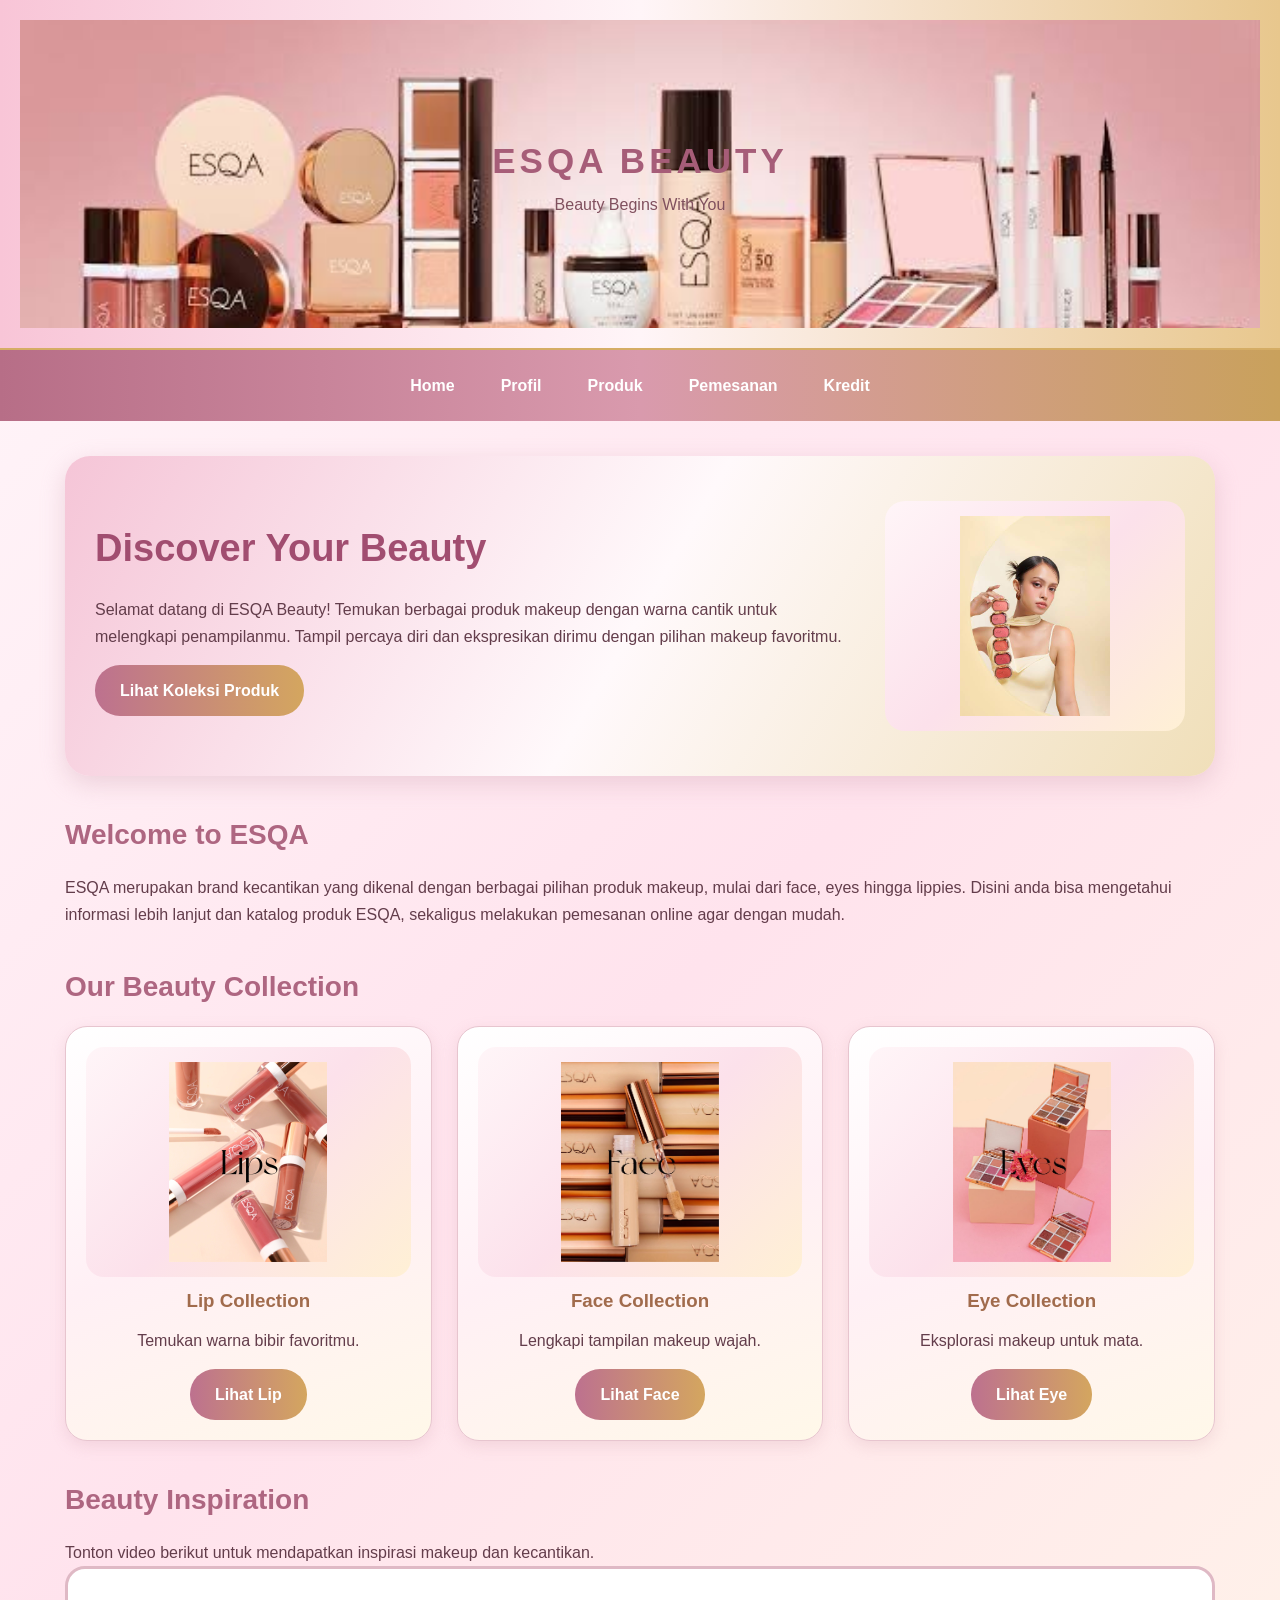
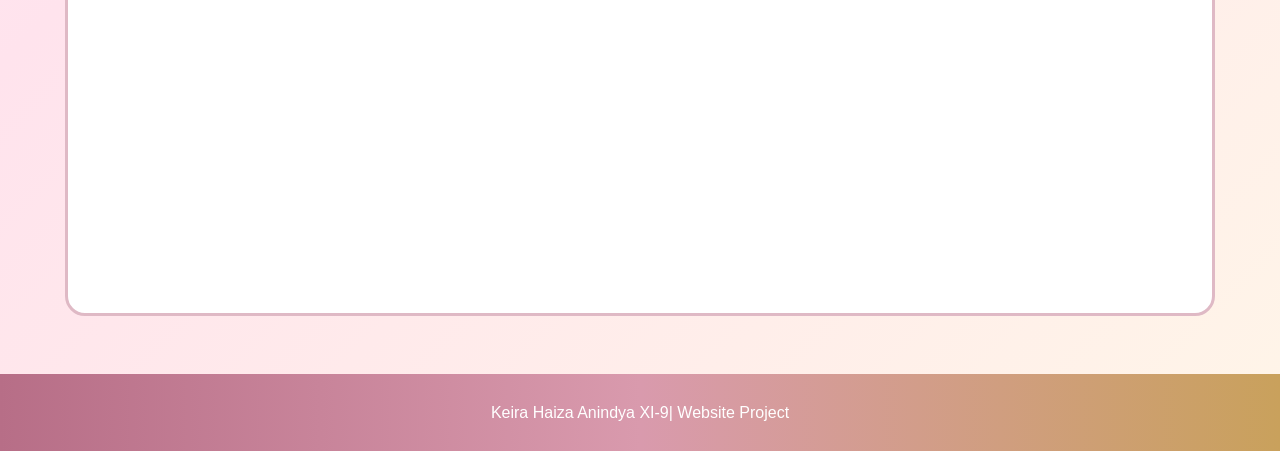
<file: index.html>
<!DOCTYPE html>
<html lang="id">
<head>
    <meta charset="UTF-8">
    <meta name="viewport" content="width=device-width, initial-scale=1.0">
    <title>ESQA Beauty | Home</title>
    <link rel="stylesheet" href="style.css">
</head>
<body>

<header class="header-banner">
    <img src="img/hheader.jpg" alt="ESQA Beauty Header">
    <div class="header-text">
        <h1>ESQA BEAUTY</h1>
        <p>Beauty Begins With You </p>
    </div>

</header>
<nav>
    <a href="index.html">Home</a>
    <a href="profil.html">Profil</a>
    <a href="produk.html">Produk</a>
    <a href="pemesanan.html">Pemesanan</a>
    <a href="kredit.html">Kredit</a>
</nav>

<div class="container">

    <section class="hero">
        <div class="hero-text">
            <h2>Discover Your Beauty</h2>
            <p>
                Selamat datang di ESQA Beauty!
                Temukan berbagai produk makeup dengan
                warna cantik untuk melengkapi penampilanmu.
                Tampil percaya diri dan ekspresikan dirimu
                dengan pilihan makeup favoritmu.
            </p>
            <a href="produk.html" class="btn">
                Lihat Koleksi Produk
            </a>
        </div>

        <img class="product-img"
        src="img/esqa.jpg"
        alt="ESQA Beauty Makeup">
    </section>

    <section>
        <h2>Welcome to ESQA</h2>
        <p>
            ESQA merupakan brand kecantikan yang dikenal dengan berbagai 
	    pilihan produk makeup, mulai dari face, eyes hingga lippies. 
	    Disini anda bisa mengetahui informasi lebih lanjut dan katalog 
	    produk ESQA, sekaligus melakukan pemesanan online agar dengan mudah.
        </p>
    </section>

    <section>
        <h2>Our Beauty Collection</h2>

        <div class="product-grid">
            <div class="card">
                <img class="product-img"
                src="img/lips.jpg"
                alt="Lip Products">

                <h3>Lip Collection</h3>
                <p>Temukan warna bibir favoritmu.</p>
                <a href="produk.html#lip" class="btn">
                    Lihat Lip
                </a>
            </div>

            <div class="card">
                <img class="product-img"
                src="img/face.jpg"
                alt="Face Products">

                <h3>Face Collection</h3>
                <p>Lengkapi tampilan makeup wajah.</p>
                <a href="produk.html#face" class="btn">
                    Lihat Face
                </a>
            </div>

            <div class="card">
                <img class="product-img"
                src="img/eyes.jpg"
                alt="Eye Products">

                <h3>Eye Collection</h3>
                <p>Eksplorasi makeup untuk mata.</p>
                <a href="produk.html#eye" class="btn">
                    Lihat Eye
                </a>
            </div>
        </div>
    </section>

    <section>
        <h2>Beauty Inspiration</h2>
        <p>
            Tonton video berikut untuk mendapatkan
            inspirasi makeup dan kecantikan.
        </p>

       <iframe
    src="https://www.youtube.com/embed/wHRdKPL8o18"
    title="ESQA Beauty Inspiration"
    allow="accelerometer; autoplay; clipboard-write; encrypted-media; gyroscope; picture-in-picture"
    allowfullscreen>
</iframe>
    </section>

</div>

<footer>
    <p>Keira Haiza Anindya XI-9| Website Project</p>
    </footer>

<script>
    document.querySelectorAll(".product-img")
    .forEach(function(img) {
        img.addEventListener("click", function() {
            this.classList.toggle("active");
        });
    });
</script>

</body>
</html>
</file>
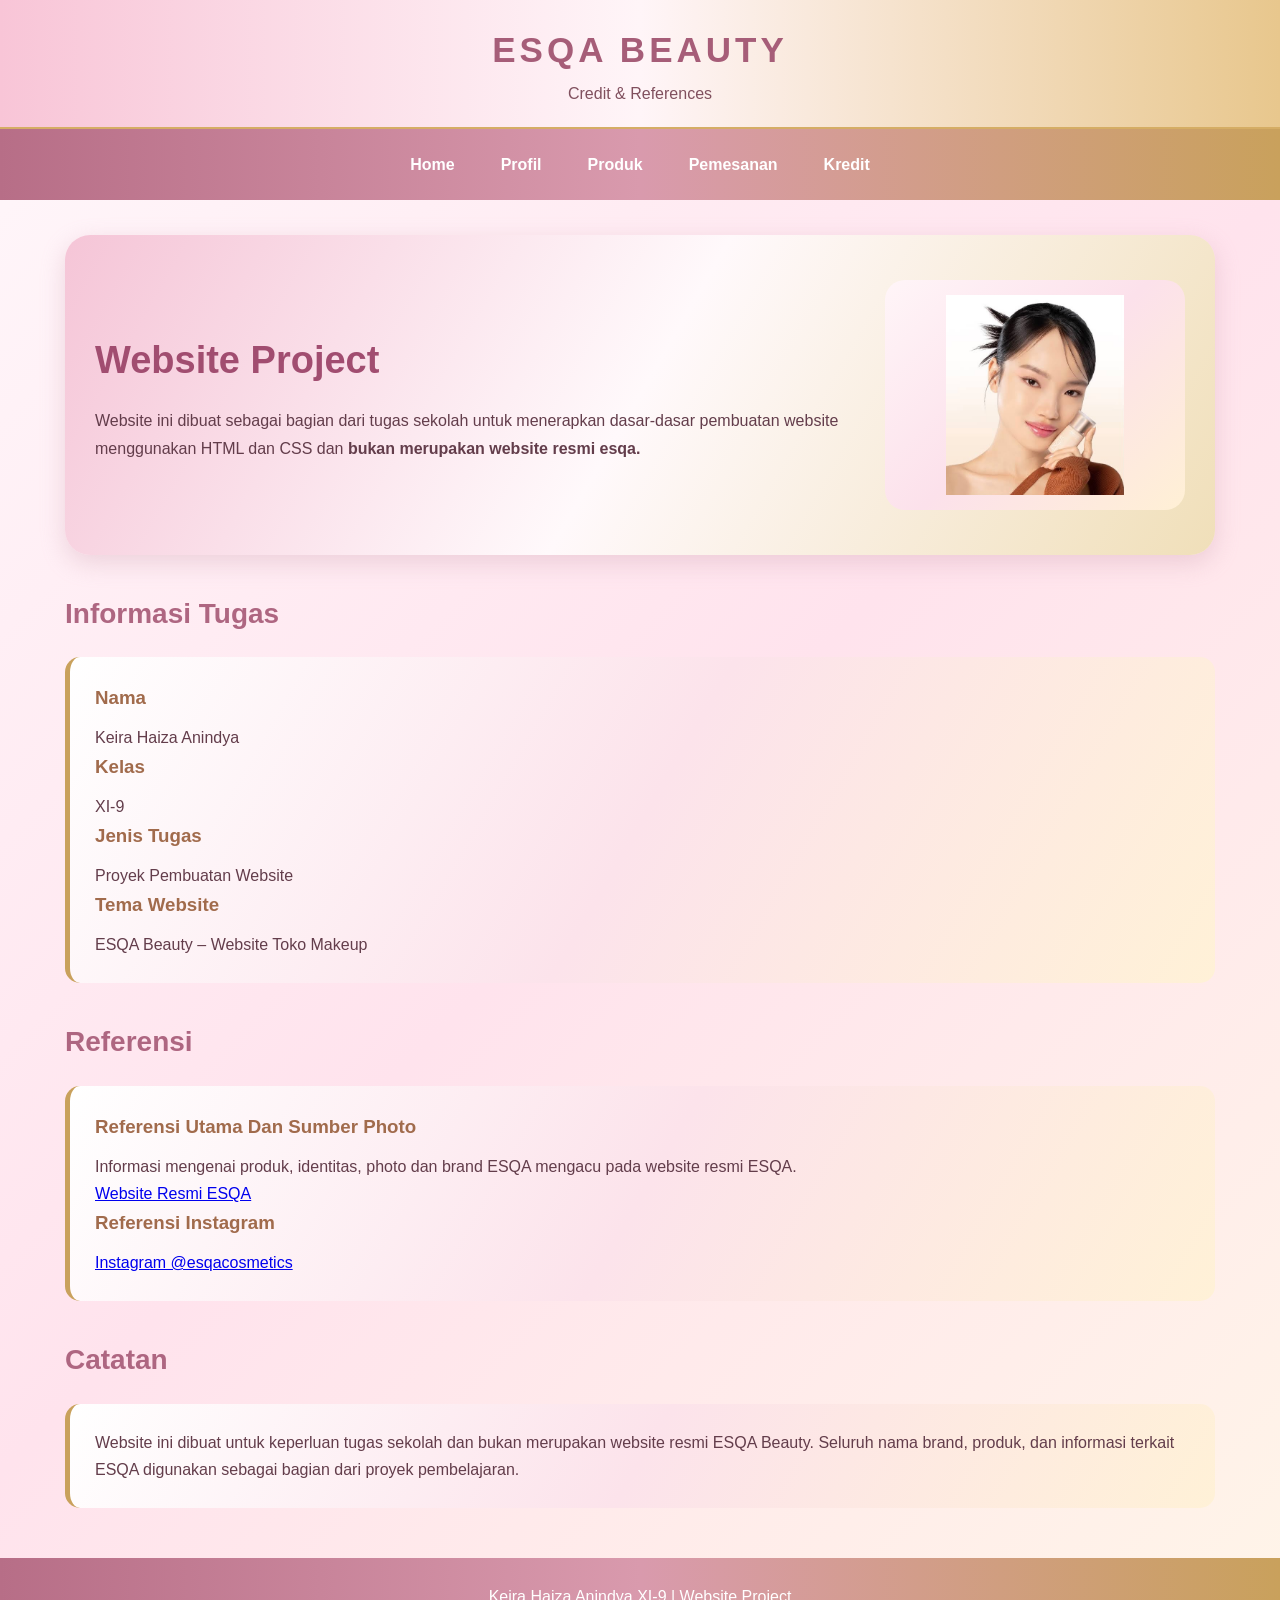
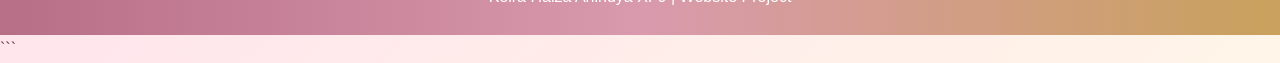
<file: kontak.html>
<!DOCTYPE html>
<html lang="id">
<head>
    <meta charset="UTF-8">
    <meta name="viewport" content="width=device-width, initial-scale=1.0">
    <title>ESQA Beauty | Kredit & Referensi</title>
    <link rel="stylesheet" href="style.css">
</head>

<body>

<header>
    <h1>ESQA BEAUTY</h1>
    <p>Credit & References</p>
</header>

<nav>
    <a href="index.html">Home</a>
    <a href="profil.html">Profil</a>
    <a href="produk.html">Produk</a>
    <a href="pemesanan.html">Pemesanan</a>
    <a href="kredit.html">Kredit</a>
</nav>

<div class="container">

    <section class="hero">
        <div class="hero-text">
            <h2>Website Project</h2>
            <p>
                Website ini dibuat sebagai bagian dari tugas 
		sekolah untuk menerapkan dasar-dasar
                pembuatan website menggunakan HTML dan CSS dan 
		<b>bukan merupakan website resmi esqa.</b>
            </p>
        </div>

        <img class="product-img"
             src="img/esqak.jpg"
             alt="ESQA Beauty">
    </section>

    <section>
        <h2>Informasi Tugas</h2>

        <div class="info-box">
            <h3>Nama</h3>
            <p>Keira Haiza Anindya</p>

            <h3>Kelas</h3>
            <p>XI-9</p>

            <h3>Jenis Tugas</h3>
            <p>Proyek Pembuatan Website</p>

            <h3>Tema Website</h3>
            <p>ESQA Beauty – Website Toko Makeup</p>
            </p>
        </div>
    </section>

    <section>
        <h2>Referensi</h2>

        <div class="info-box">
            <h3>Referensi Utama Dan Sumber Photo</h3>
            <p>
                Informasi mengenai produk, identitas, photo dan brand
                ESQA mengacu pada website resmi ESQA.
            </p>

            <p>
                <a href="https://esqacosmetics.com/"
                   target="_blank">
                    Website Resmi ESQA
                </a>
            </p>

            <h3>Referensi Instagram</h3>
            <p>
                <a href="https://www.instagram.com/esqacosmetics/"
                   target="_blank">
                    Instagram @esqacosmetics
                </a>
            </p>
            </p>
        </div>
    </section>

    <section>
        <h2>Catatan</h2>

        <div class="info-box">
            <p>
                Website ini dibuat untuk keperluan tugas sekolah
                dan bukan merupakan website resmi ESQA Beauty.
                Seluruh nama brand, produk, dan informasi terkait
                ESQA digunakan sebagai bagian dari proyek pembelajaran.
            </p>
        </div>
    </section>

</div>

<footer>
    <p>Keira Haiza Anindya XI-9 | Website Project</p>
</footer>

<script>
    document.querySelectorAll(".product-img")
        .forEach(function(img) {
            img.addEventListener("click", function() {
                this.classList.toggle("active");
            });
        });
</script>

</body>
</html>
```
</file>
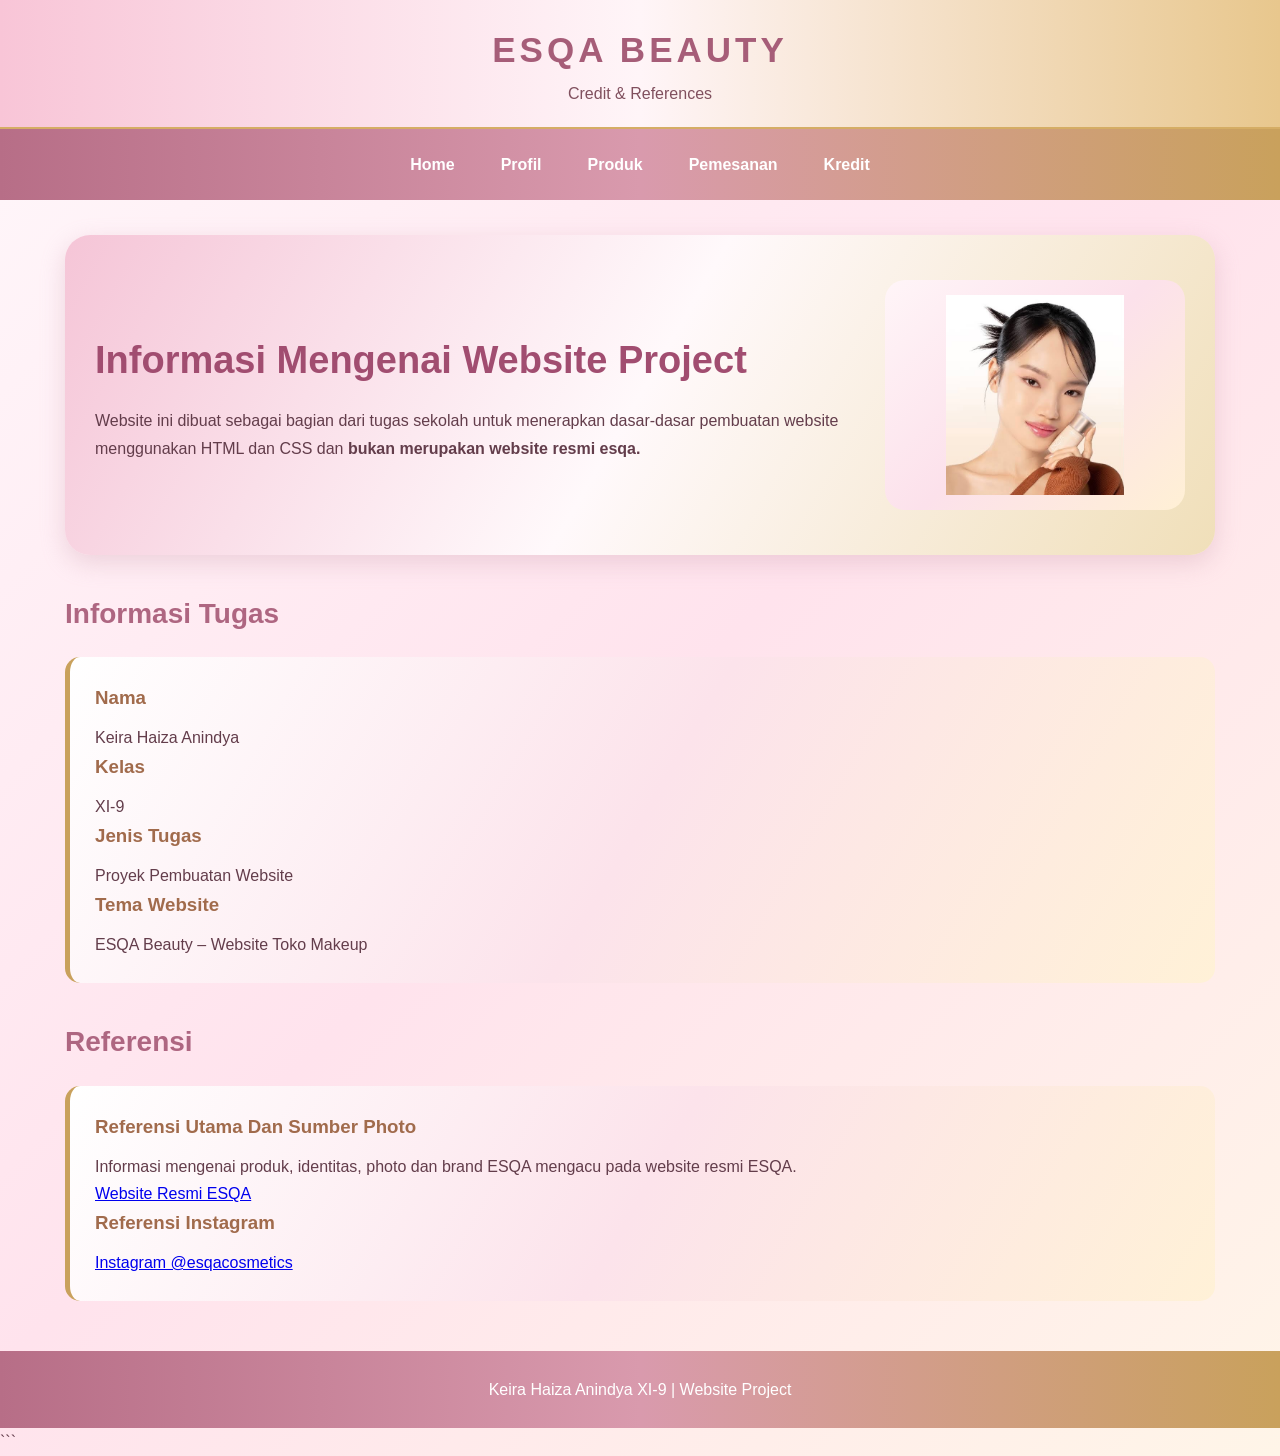
<file: kredit.html>
<!DOCTYPE html>
<html lang="id">
<head>
    <meta charset="UTF-8">
    <meta name="viewport" content="width=device-width, initial-scale=1.0">
    <title>ESQA Beauty | Kredit & Referensi</title>
    <link rel="stylesheet" href="style.css">
</head>

<body>

<header>
    <h1>ESQA BEAUTY</h1>
    <p>Credit & References</p>
</header>

<nav>
    <a href="index.html">Home</a>
    <a href="profil.html">Profil</a>
    <a href="produk.html">Produk</a>
    <a href="pemesanan.html">Pemesanan</a>
    <a href="kredit.html">Kredit</a>
</nav>

<div class="container">

    <section class="hero">
        <div class="hero-text">
            <h2>Informasi Mengenai Website Project</h2>
            <p>
                Website ini dibuat sebagai bagian dari tugas 
		sekolah untuk menerapkan dasar-dasar
                pembuatan website menggunakan HTML dan CSS dan 
		<b>bukan merupakan website resmi esqa.</b>
            </p>
        </div>

        <img class="product-img"
             src="img/esqak.jpg"
             alt="ESQA Beauty">
    </section>

    <section>
        <h2>Informasi Tugas</h2>

        <div class="info-box">
            <h3>Nama</h3>
            <p>Keira Haiza Anindya</p>

            <h3>Kelas</h3>
            <p>XI-9</p>

            <h3>Jenis Tugas</h3>
            <p>Proyek Pembuatan Website</p>

            <h3>Tema Website</h3>
            <p>ESQA Beauty – Website Toko Makeup</p>
        </div>
    </section>

    <section>
        <h2>Referensi</h2>

        <div class="info-box">
            <h3>Referensi Utama Dan Sumber Photo</h3>
            <p>
                Informasi mengenai produk, identitas, photo dan brand
                ESQA mengacu pada website resmi ESQA.
            </p>

            <p>
                <a href="https://esqacosmetics.com/"
                   target="_blank">
                    Website Resmi ESQA
                </a>
            </p>

            <h3>Referensi Instagram</h3>
            <p>
                <a href="https://www.instagram.com/esqacosmetics/"
                   target="_blank">
                    Instagram @esqacosmetics
                </a>
            </p>
        </div>
    </section>
</div>

<footer>
    <p>Keira Haiza Anindya XI-9 | Website Project</p>
</footer>

<script>
    document.querySelectorAll(".product-img")
        .forEach(function(img) {
            img.addEventListener("click", function() {
                this.classList.toggle("active");
            });
        });
</script>

</body>
</html>
```
</file>
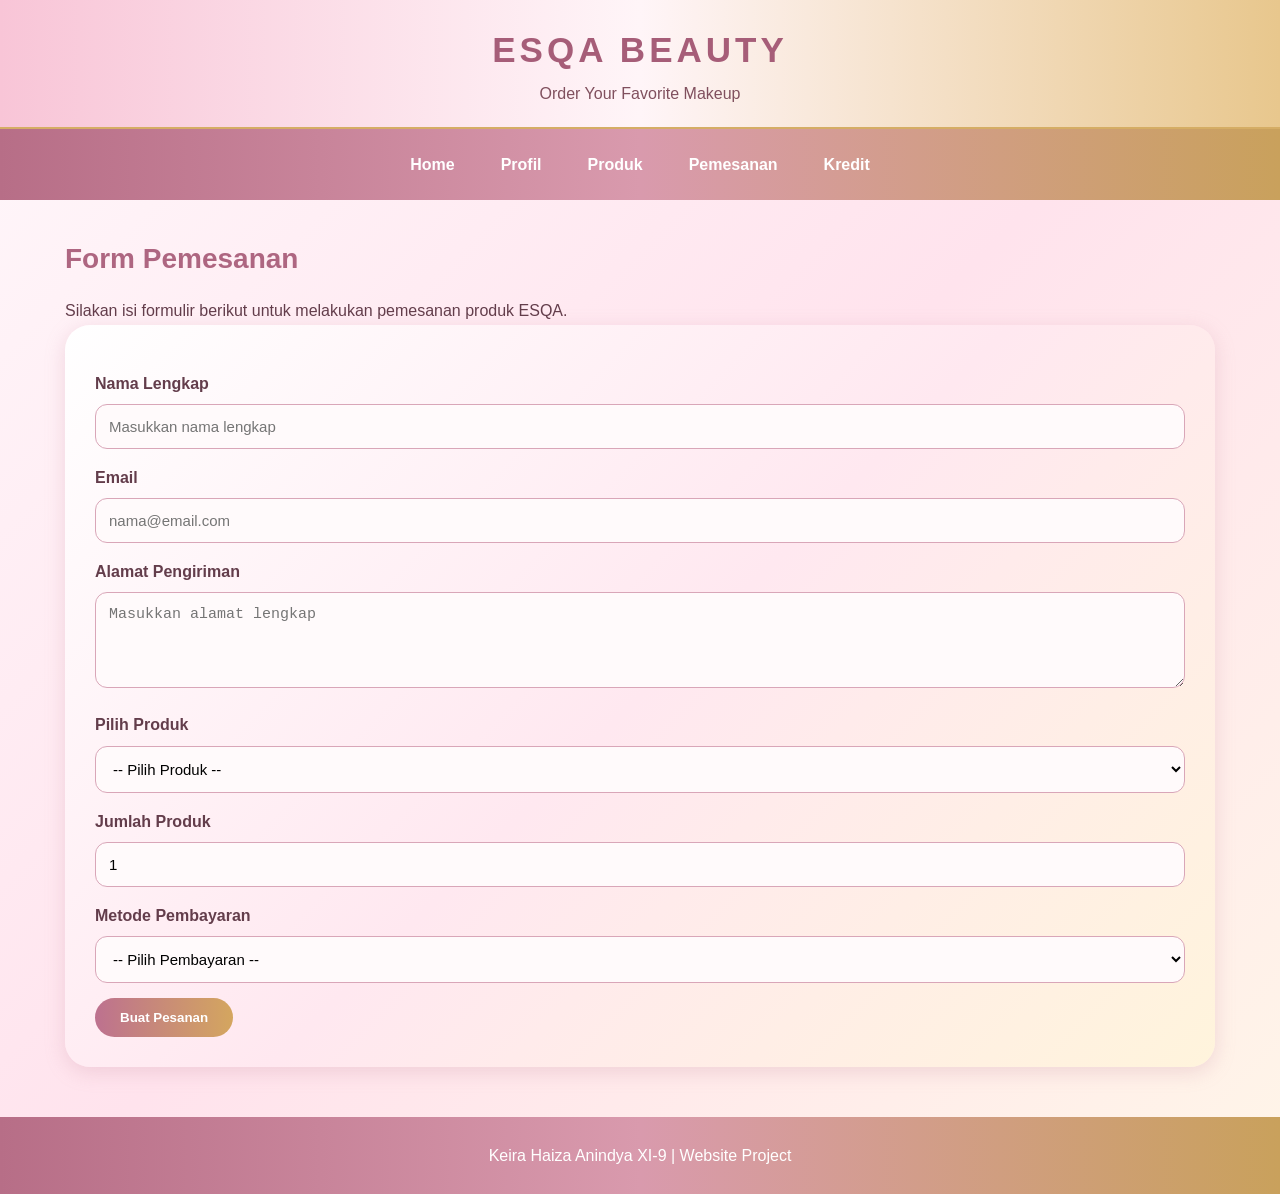
<file: pemesanan.html>
<!DOCTYPE html>
<html lang="id">
<head>
    <meta charset="UTF-8">
    <meta name="viewport" content="width=device-width, initial-scale=1.0">
    <title>ESQA Beauty | Pemesanan</title>
    <link rel="stylesheet" href="style.css">
</head>
<body>

<header>
    <h1>ESQA BEAUTY</h1>
    <p>Order Your Favorite Makeup</p>
</header>

<nav>
    <a href="index.html">Home</a>
    <a href="profil.html">Profil</a>
    <a href="produk.html">Produk</a>
    <a href="pemesanan.html">Pemesanan</a>
    <a href="kredit.html">Kredit</a>
</nav>

<div class="container">

    <section>
        <h2>Form Pemesanan</h2>

        <p>
            Silakan isi formulir berikut untuk
            melakukan pemesanan produk ESQA.
        </p>

        <form id="orderForm">

            <label for="nama">Nama Lengkap</label>
            <input type="text" id="nama"
            placeholder="Masukkan nama lengkap"
            required>

            <label for="email">Email</label>
            <input type="email" id="email"
            placeholder="nama@email.com"
            required>

            <label for="alamat">Alamat Pengiriman</label>
            <textarea id="alamat" rows="4"
            placeholder="Masukkan alamat lengkap"
            required></textarea>

            <label for="produk">Pilih Produk</label>
            <select id="produk" required>
                <option value="">-- Pilih Produk --</option>
                <option value="Lip Tint" data-price="129000">
                    Lip Tint - Rp129.000
                </option>
                <option value="Velvet Lip" data-price="149000">
                    Velvet Lip - Rp149.000
                </option>
                <option value="Lip Cream" data-price="139000">
                    Lip Cream - Rp139.000
                </option>
                <option value="Blush" data-price="135000">
                    Blush - Rp135.000
                </option>
                <option value="Highlighter" data-price="145000">
                    Highlighter - Rp145.000
                </option>
                <option value="Foundation" data-price="189000">
                    Foundation - Rp189.000
                </option>
                <option value="Eyeshadow" data-price="175000">
                    Eyeshadow - Rp175.000
                </option>
                <option value="Mascara" data-price="119000">
                    Mascara - Rp119.000
                </option>
                <option value="Eyeliner" data-price="99000">
                    Eyeliner - Rp99.000
                </option>
            </select>

            <label for="jumlah">Jumlah Produk</label>
            <input type="number" id="jumlah"
            min="1" max="100" value="1" required>

            <label for="bayar">Metode Pembayaran</label>
            <select id="bayar" required>
                <option value="">-- Pilih Pembayaran --</option>
                <option value="Transfer Bank">
                    Transfer Bank
                </option>
                <option value="COD">
                    COD (Bayar di Tempat)
                </option>
                <option value="E-Wallet">
                    E-Wallet
                </option>
            </select>

            <button type="submit" class="btn">
                Buat Pesanan
            </button>

        </form>

        <div class="info-box" id="hasil"
        style="display:none;">
            <h2>Ringkasan Pesanan</h2>
            <p id="ringkasan"></p>
        </div>

    </section>

</div>

<footer>
    <p>Keira Haiza Anindya XI-9 | Website Project</p>
</footer>

 
</script>

</body>
</html>
</file>
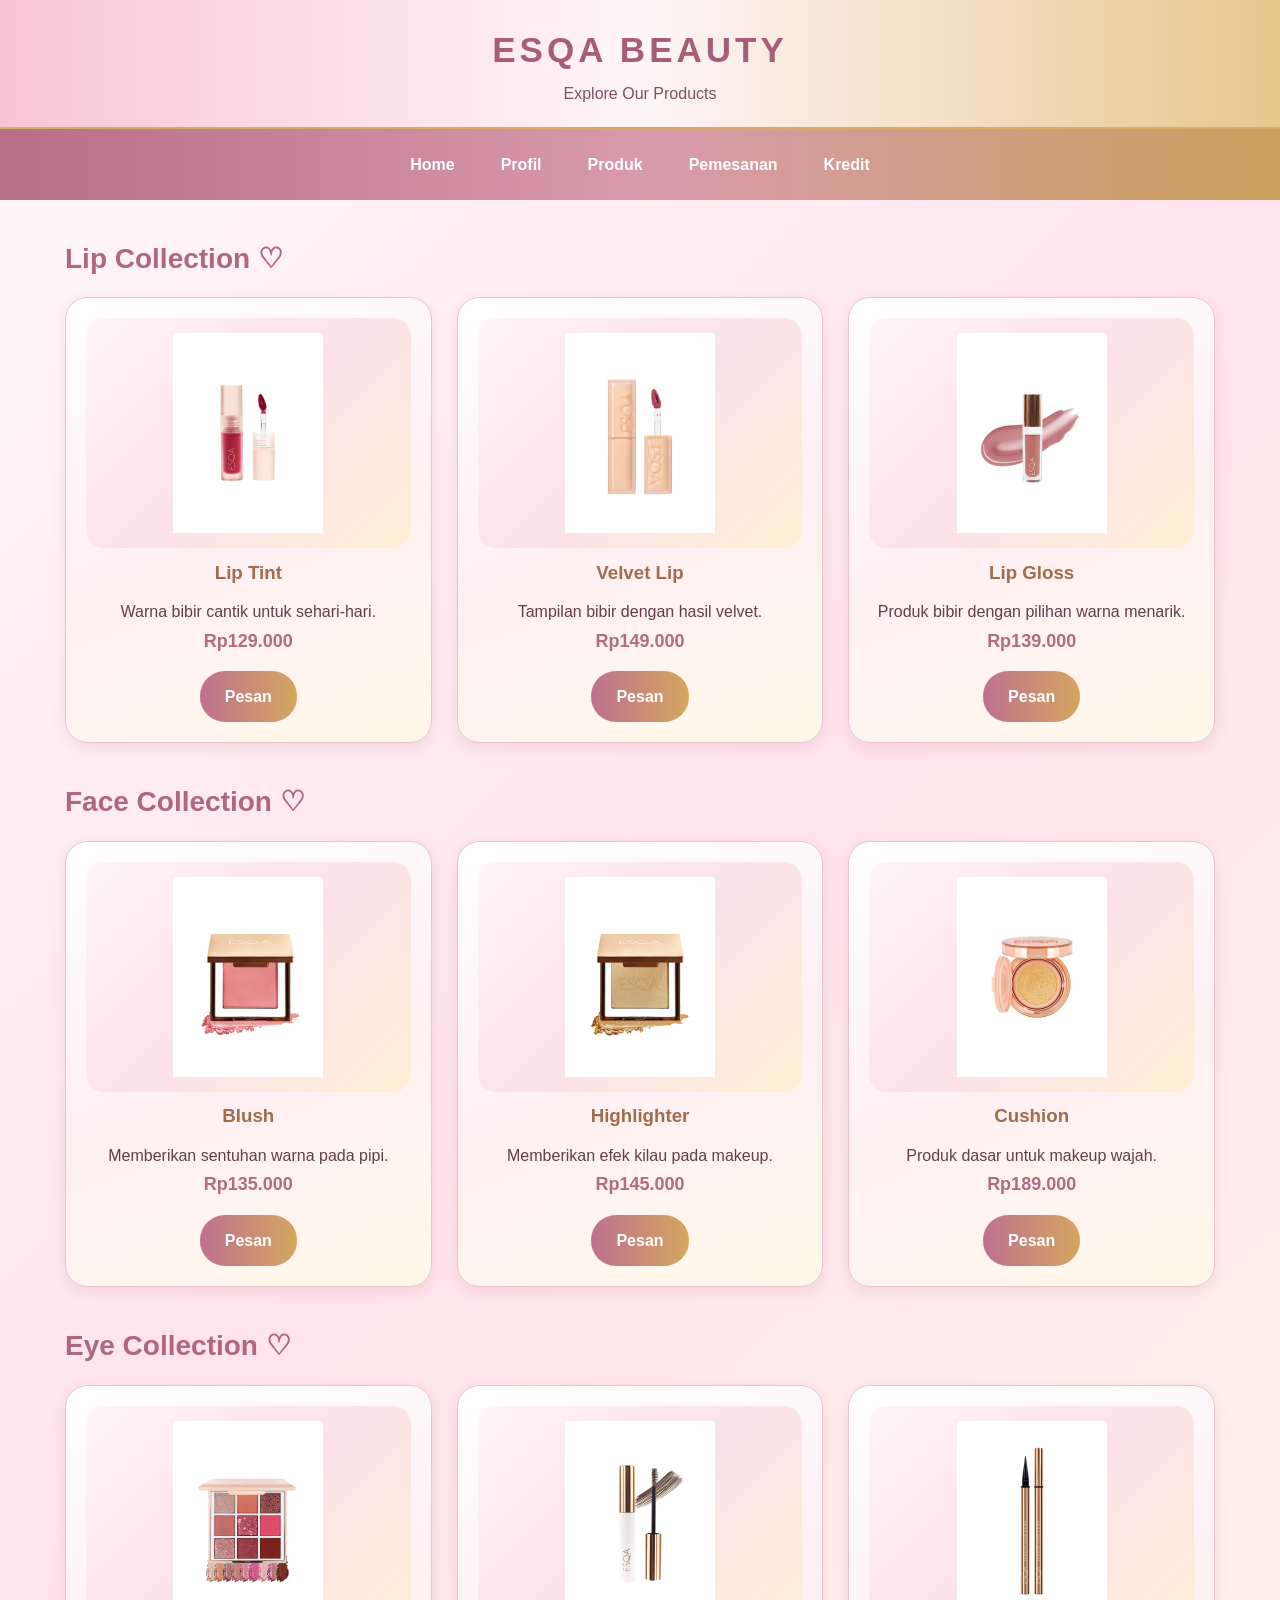
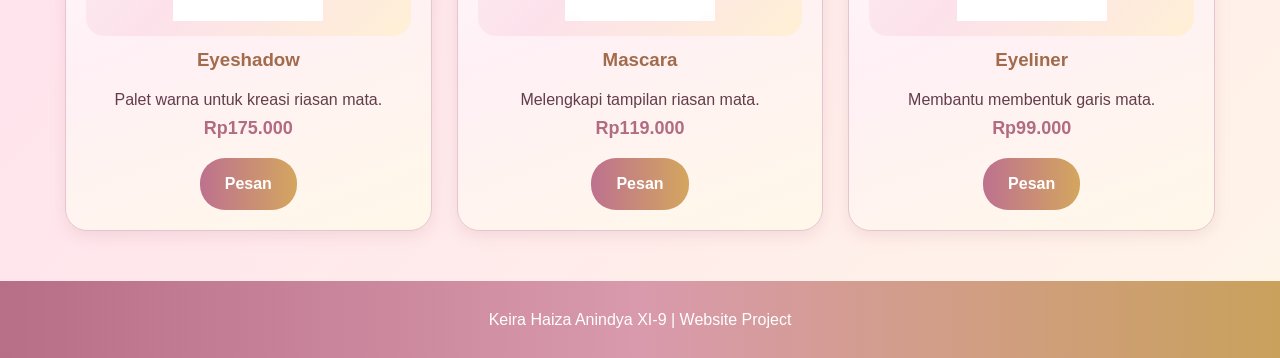
<file: produk.html>
<!DOCTYPE html>
<html lang="id">
<head>
    <meta charset="UTF-8">
    <meta name="viewport" content="width=device-width, initial-scale=1.0">
    <title>ESQA Beauty | Products</title>
    <link rel="stylesheet" href="style.css">
</head>
<body>

<header>
    <h1>ESQA BEAUTY</h1>
    <p>Explore Our Products</p>
</header>

<nav>
    <a href="index.html">Home</a>
    <a href="profil.html">Profil</a>
    <a href="produk.html">Produk</a>
    <a href="pemesanan.html">Pemesanan</a>
    <a href="kredit.html">Kredit</a>
</nav>

<div class="container">

    <section>
        <h2 id="lip">Lip Collection ♡</h2>

        <div class="product-grid">

            <div class="card">
                <img class="product-img"
                src="img/liptint.jpg"
                alt="Lip Tint">
                <h3>Lip Tint</h3>
                <p>Warna bibir cantik untuk sehari-hari.</p>
                <p class="price">Rp129.000</p>
                <a href="pemesanan.html" class="btn">
                    Pesan
                </a>
            </div>

            <div class="card">
                <img class="product-img"
                src="img/lipvelvet.jpg"
                alt="Velvet Lip">
                <h3>Velvet Lip</h3>
                <p>Tampilan bibir dengan hasil velvet.</p>
                <p class="price">Rp149.000</p>
                <a href="pemesanan.html" class="btn">
                    Pesan
                </a>
            </div>

            <div class="card">
                <img class="product-img"
                src="img/lipgloss.jpg"
                alt="Lip Gloss">
                <h3>Lip Gloss</h3>
                <p>Produk bibir dengan pilihan warna menarik.</p>
                <p class="price">Rp139.000</p>
                <a href="pemesanan.html" class="btn">
                    Pesan
                </a>
            </div>

        </div>
    </section>

    <section>
        <h2 id="face">Face Collection ♡ </h2>

        <div class="product-grid">

            <div class="card">
                <img class="product-img"
                src="img/blush.jpg"
                alt="Blush">
                <h3>Blush</h3>
                <p>Memberikan sentuhan warna pada pipi.</p>
                <p class="price">Rp135.000</p>
                <a href="pemesanan.html" class="btn">
                    Pesan
                </a>
            </div>

            <div class="card">
                <img class="product-img"
                src="img/highlighter.jpg"
                alt="Highlighter">
                <h3>Highlighter</h3>
                <p>Memberikan efek kilau pada makeup.</p>
                <p class="price">Rp145.000</p>
                <a href="pemesanan.html" class="btn">
                    Pesan
                </a>
            </div>

            <div class="card">
                <img class="product-img"
                src="img/cushion.jpg"
                alt="Cushion">
                <h3>Cushion</h3>
                <p>Produk dasar untuk makeup wajah.</p>
                <p class="price">Rp189.000</p>
                <a href="pemesanan.html" class="btn">
                    Pesan
                </a>
            </div>

        </div>
    </section>

    <section>
        <h2 id="eye">Eye Collection ♡ </h2>

        <div class="product-grid">

            <div class="card">
                <img class="product-img"
                src="img/eyeshadow.jpg"
                alt="Eyeshadow">
                <h3>Eyeshadow</h3>
                <p>Palet warna untuk kreasi riasan mata.</p>
                <p class="price">Rp175.000</p>
                <a href="pemesanan.html" class="btn">
                    Pesan
                </a>
            </div>

            <div class="card">
                <img class="product-img"
                src="img/mascara.jpg"
                alt="Mascara">
                <h3>Mascara</h3>
                <p>Melengkapi tampilan riasan mata.</p>
                <p class="price">Rp119.000</p>
                <a href="pemesanan.html" class="btn">
                    Pesan
                </a>
            </div>

            <div class="card">
                <img class="product-img"
                src="img/eyeliner.jpg"
                alt="Eyeliner">
                <h3>Eyeliner</h3>
                <p>Membantu membentuk garis mata.</p>
                <p class="price">Rp99.000</p>
                <a href="pemesanan.html" class="btn">
                    Pesan
                </a>
            </div>

        </div>
    </section>

</div>

<footer>
    <p>Keira Haiza Anindya XI-9 | Website Project</p>
</footer>

<script>
    document.querySelectorAll(".product-img")
    .forEach(function(img) {
        img.addEventListener("click", function() {
            this.classList.toggle("active");
        });
    });
</script>

</body>
</html>
</file>
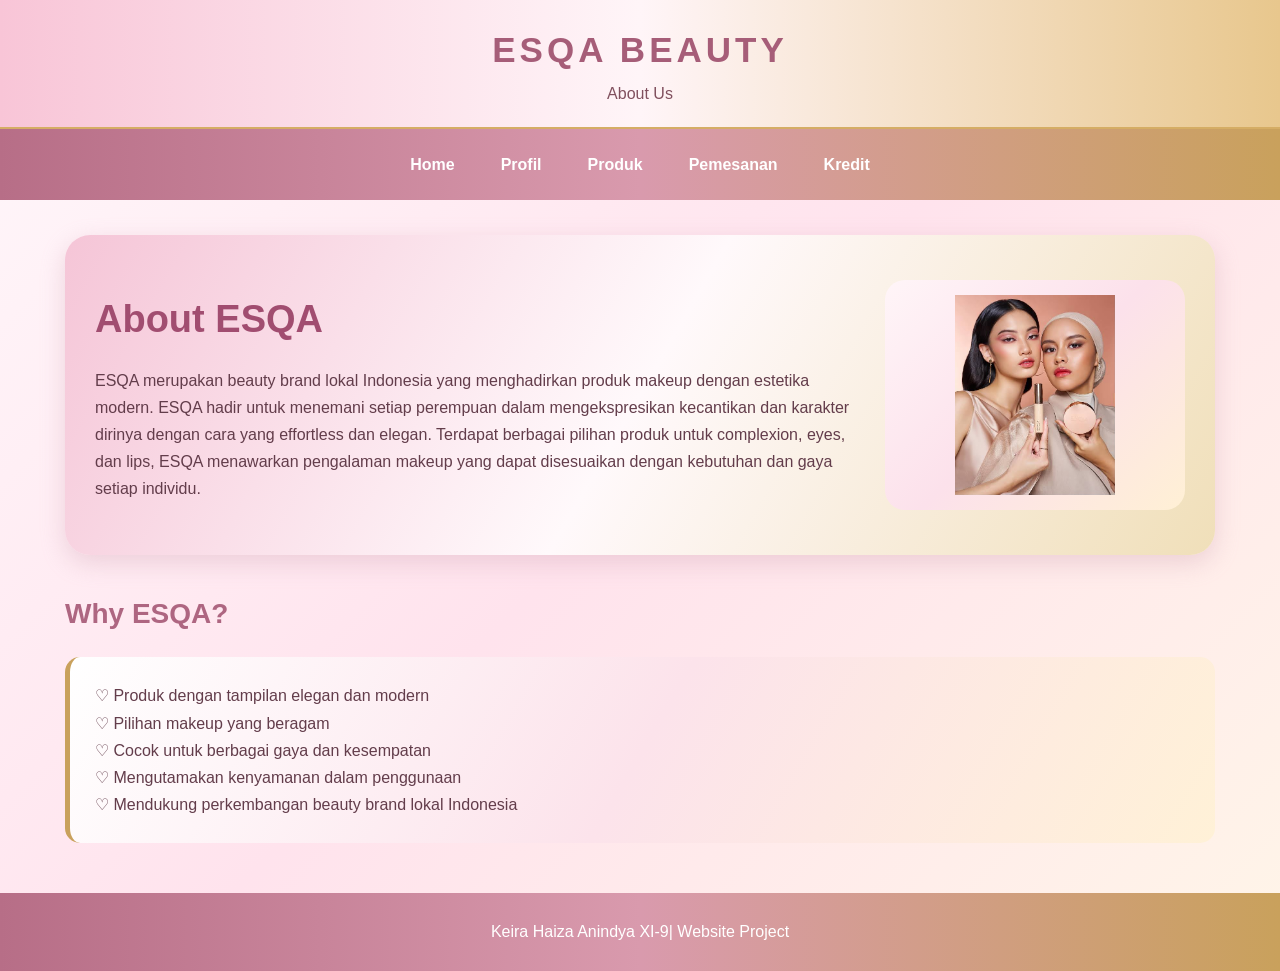
<file: profil.html>
<!DOCTYPE html>
<html lang="id">
<head>
    <meta charset="UTF-8">
    <meta name="viewport" content="width=device-width, initial-scale=1.0">
    <title>ESQA Beauty | Profil</title>
    <link rel="stylesheet" href="style.css">
</head>
<body>

<header>
    <h1>ESQA BEAUTY</h1>
    <p>About Us</p>
</header>

<nav>
    <a href="index.html">Home</a>
    <a href="profil.html">Profil</a>
    <a href="produk.html">Produk</a>
    <a href="pemesanan.html">Pemesanan</a>
    <a href="kredit.html">Kredit</a>
</nav>

<div class="container">

    <section class="hero">
        <div class="hero-text">
            <h2>About ESQA</h2>
            <p>
                ESQA merupakan beauty brand lokal Indonesia yang menghadirkan produk makeup dengan estetika modern. ESQA hadir untuk menemani setiap perempuan dalam mengekspresikan kecantikan dan karakter dirinya dengan cara yang effortless dan elegan. Terdapat berbagai pilihan produk untuk complexion, eyes, dan lips, ESQA menawarkan pengalaman makeup yang dapat disesuaikan dengan kebutuhan dan gaya setiap individu. </p>
        </div>

        <img class="product-img"
        src="img/esqaa.jpg"
        alt="ESQA">
    </section>

    <section>
        <h2>Why ESQA?</h2>
        <div class="info-box">
            <p>♡ Produk dengan tampilan elegan dan modern</p>
	    <p>♡ Pilihan makeup yang beragam</p>
	    <p>♡ Cocok untuk berbagai gaya dan kesempatan</p>
	    <p>♡ Mengutamakan kenyamanan dalam penggunaan</p>
	    <p>♡ Mendukung perkembangan beauty brand lokal Indonesia</p>
        </div>
    </section>

</div>

<footer>
    <p>Keira Haiza Anindya XI-9| Website Project</p>
</footer>

<script>
    document.querySelectorAll(".product-img")
    .forEach(function(img) {
        img.addEventListener("click", function() {
            this.classList.toggle("active");
        });
    });
</script>

</body>
</html>
</file>
<file: style.css>
/* =========================
   ESQA BEAUTY - STYLE
   ========================= */

* {
    margin: 0;
    padding: 0;
    box-sizing: border-box;
}

html {
    scroll-behavior: smooth;
}

body {
    font-family: Arial, sans-serif;
    color: #633d4b;
    background: linear-gradient(
        135deg,
        #fff8fb,
        #ffe3ed,
        #fff5e8
    );
    line-height: 1.7;
}

/* HEADER */

header {
    background: linear-gradient(
        90deg,
        #f8c5d7,
        #fff5f8,
        #e8c78d
    );
    padding: 20px;
    text-align: center;
    border-bottom: 2px solid #d5ad65;
}

header h1 {
    color: #a65d78;
    font-size: 35px;
    letter-spacing: 4px;
}

header p {
    color: #80505e;
}

/* NAVIGASI */

nav {
    background: linear-gradient(
        90deg,
        #b76e87,
        #d99aad,
        #c9a15c
    );
    display: flex;
    justify-content: center;
    flex-wrap: wrap;
    padding: 12px;
    gap: 10px;
}

nav a {
    color: white;
    text-decoration: none;
    padding: 10px 18px;
    border-radius: 25px;
    font-weight: bold;
    transition: 0.3s;
}

nav a:hover {
    background: white;
    color: #b76e87;
    transform: translateY(-4px);
}

/* KONTEN UTAMA */

.container {
    width: 90%;
    max-width: 1150px;
    margin: 35px auto;
}

section {
    margin-bottom: 35px;
}

h2 {
    color: #ae6681;
    margin-bottom: 15px;
    font-size: 28px;
}

h3 {
    color: #a16b4c;
    margin-bottom: 10px;
}

/* HERO BERANDA */

.hero {
    display: flex;
    flex-wrap: wrap;
    align-items: center;
    justify-content: space-around;
    gap: 30px;
    padding: 45px 30px;
    background: linear-gradient(
        120deg,
        #f5c5d7,
        #fff9fb,
        #f0dfb9
    );
    border-radius: 25px;
    box-shadow: 0 8px 25px #c99aaa55;
}

.hero-text {
    flex: 1;
    min-width: 250px;
}

.hero-text h2 {
    font-size: 38px;
    color: #a14d70;
}

.hero img {
    width: 300px;
    max-width: 100%;
    border-radius: 20px;
}

/* GAMBAR DAN ANIMASI */

.product-img {
    width: 100%;
    height: 230px;
    object-fit: contain;
    background: linear-gradient(
        135deg,
        #fff5f8,
        #fce1eb,
        #fff0d5
    );
    border-radius: 18px;
    padding: 15px;
    cursor: pointer;
    transition: transform 0.4s,
                box-shadow 0.4s;
}

.product-img:hover {
    transform: scale(1.04);
    box-shadow: 0 8px 20px #c58b9c66;
}

/* KLIK GAMBAR */

.product-img.active {
    transform: scale(1.12) rotate(5deg);
    box-shadow: 0 0 25px #d9a7bb;
    border: 2px solid #c99d56;
}

/* TOMBOL */

.btn {
    display: inline-block;
    background: linear-gradient(
        90deg,
        #bd718f,
        #d4a65f
    );
    color: white;
    text-decoration: none;
    padding: 12px 25px;
    border-radius: 25px;
    margin-top: 15px;
    border: none;
    cursor: pointer;
    font-weight: bold;
    transition: 0.3s;
}

.btn:hover {
    transform: scale(1.06);
    box-shadow: 0 5px 15px #b76e8766;
}

/* KATALOG PRODUK */

.product-grid {
    display: grid;
    grid-template-columns: repeat(
        auto-fit,
        minmax(220px, 1fr)
    );
    gap: 25px;
}

.card {
    background: linear-gradient(
        160deg,
        #ffffff,
        #fff0f5,
        #fff8e9
    );
    border: 1px solid #e7c5cf;
    padding: 20px;
    border-radius: 22px;
    text-align: center;
    box-shadow: 0 5px 15px #c58b9c33;
    transition: 0.3s;
}

.card:hover {
    transform: translateY(-8px);
}

.price {
    color: #b16c83;
    font-size: 18px;
    font-weight: bold;
}

/* FORM */

form {
    background: linear-gradient(
        135deg,
        #fff,
        #ffe8f0,
        #fff4dc
    );
    padding: 30px;
    border-radius: 25px;
    box-shadow: 0 5px 20px #c58b9c44;
}

label {
    display: block;
    margin-top: 15px;
    font-weight: bold;
}

input,
select,
textarea {
    width: 100%;
    padding: 13px;
    margin-top: 7px;
    border: 1px solid #d9a6b8;
    border-radius: 12px;
    background: #fffafb;
    font-size: 15px;
}

input:focus,
select:focus,
textarea:focus {
    outline: 2px solid #d4a65f;
}

/* IFRAME */

iframe {
    width: 100%;
    height: 350px;
    border: 3px solid #dfb9c5;
    border-radius: 20px;
    background: white;
}

/* KOTAK INFORMASI */

.info-box {
    background: linear-gradient(
        120deg,
        #fff,
        #fce3eb,
        #fff1d7
    );
    border-left: 5px solid #c9a15c;
    padding: 25px;
    border-radius: 15px;
    margin: 20px 0;
}

/* FOOTER */

footer {
    text-align: center;
    background: linear-gradient(
        90deg,
        #b76e87,
        #d99aad,
        #c9a15c
    );
    color: white;
    padding: 25px;
    margin-top: 50px;
}

footer a {
    color: white;
}

/* RESPONSIVE */

@media (max-width: 600px) {
    header h1 {
        font-size: 27px;
    }

    .hero-text h2 {
        font-size: 28px;
    }

    nav a {
        padding: 8px 12px;
        font-size: 13px;
    }

    .container {
        width: 92%;
    }
}

.header-banner {
    position: relative;
    height: 350px;
    overflow: hidden;
}

.header-banner img {
    width: 100%;
    height: 100%;
    object-fit: cover;
}

.header-text {
    position: absolute;
    top: 50%;
    left: 50%;
    transform: translate(-50%, -50%);
    text-align: center;
}
.header-banner {
    position: relative;
    height: 350px;
    overflow: hidden;
}

.header-banner img {
    width: 100%;
    height: 100%;
    object-fit: cover;
}

.header-text {
    position: absolute;
    top: 50%;
    left: 50%;
    transform: translate(-50%, -50%);
    text-align: center;
}
</file>
